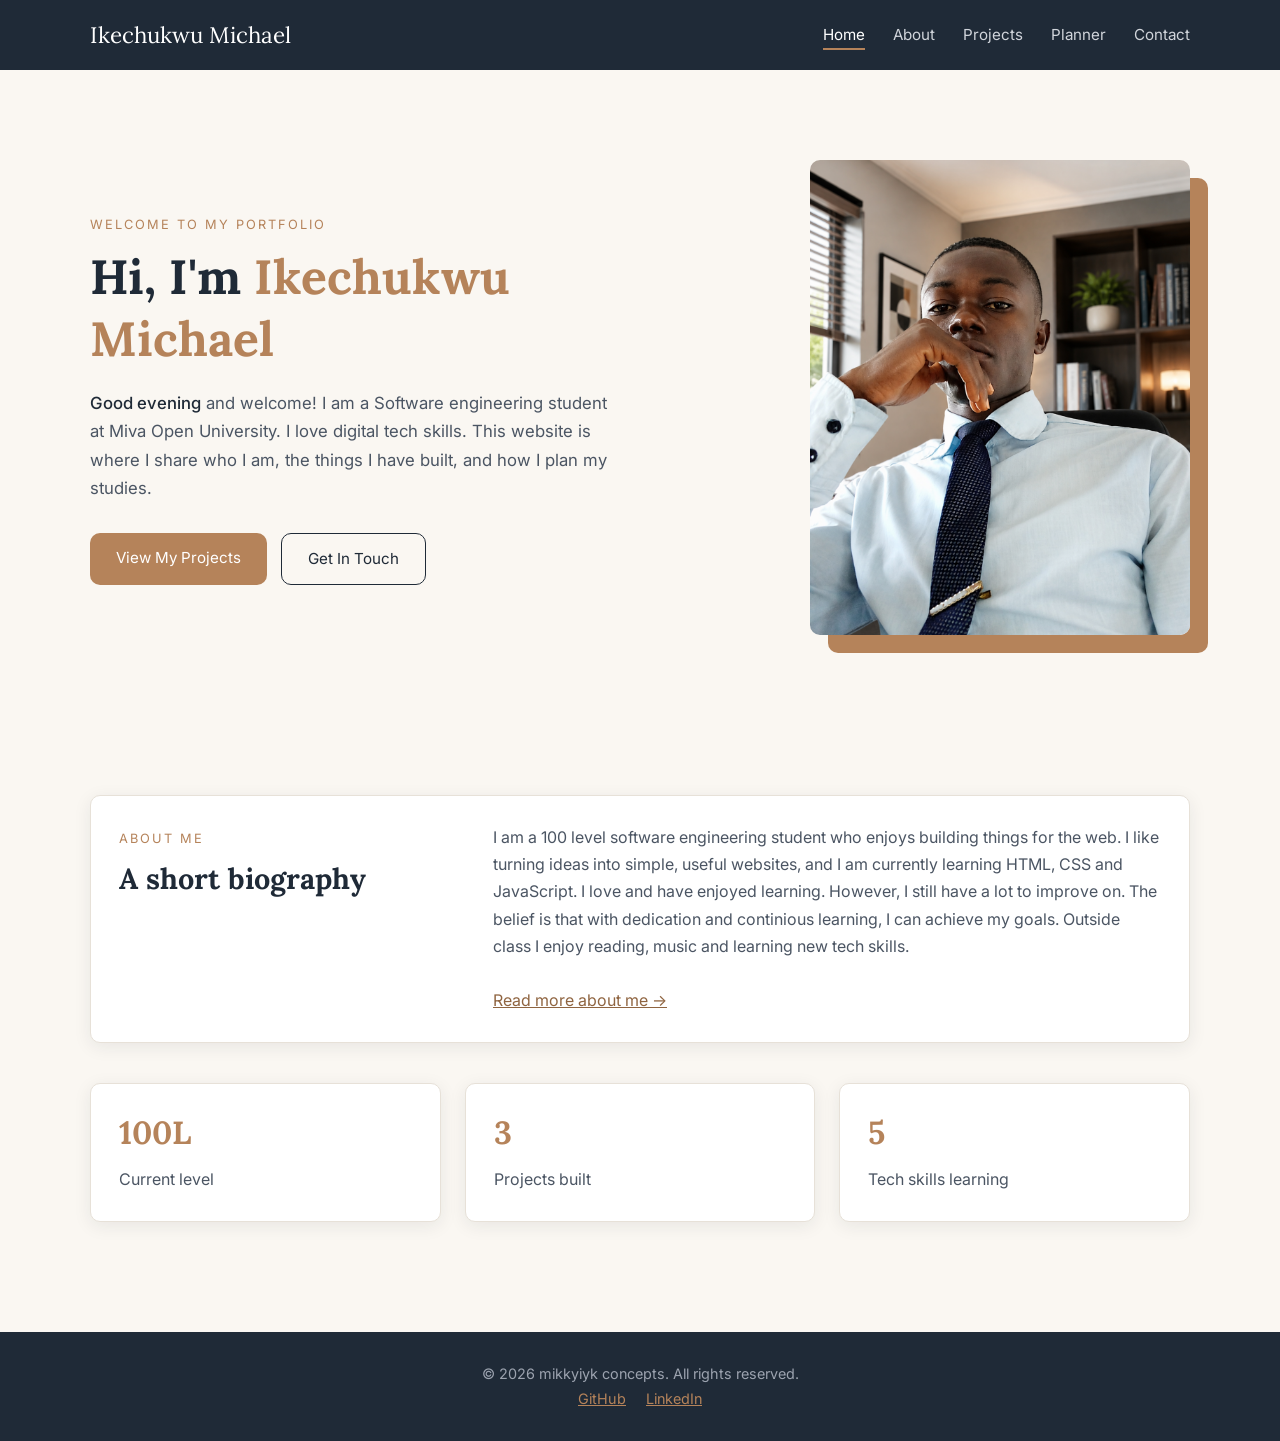
<file: index.html>
<!DOCTYPE html>
<html lang="en">
<head>
  <meta charset="UTF-8">

  <meta name="viewport" content="width=device-width, initial-scale=1.0">
  <link rel="icon" type="image/png" href="icon-bold.png">

  <!-- PAGE TITLE -->
  <title>Home | Ikechukwu Michael</title>

  <link rel="preconnect" href="https://fonts.googleapis.com">
  <link href="https://fonts.googleapis.com/css2?family=Inter:wght@400;500;600&family=Lora:wght@500;600&display=swap" rel="stylesheet">


  <link rel="stylesheet" href="css/style.css">
</head>
<body>

  <!-- =====================================================
       NAVIGATION MENU
       ===================================================== -->
  <header class="navbar">
    <nav class="container">
      <!-- I USED MY NAME AS LOGO -->
      <a href="index.html" class="logo">Ikechukwu Michael<span></span></a>

      <!-- The ☰ button only shows on phones -->
      <button class="menu-btn" id="menuBtn" aria-label="Open menu">☰</button>

      <ul class="nav-links" id="navLinks">
        <!-- class="active" underlines the page you are on -->
        <li><a href="index.html" class="active">Home</a></li>
        <li><a href="about.html">About</a></li>
        <li><a href="projects.html">Projects</a></li>
        <li><a href="planner.html">Planner</a></li>
        <li><a href="contact.html">Contact</a></li>
      </ul>
    </nav>
  </header>

  <main>

    <!-- HERO SECTION (top of the homepage)
         "Welcome message" -->

    <section class="hero">
      <div class="container">

        <div class="fade-up">
          <span class="label">Welcome to my portfolio</span>

          <!-- My name -->
          
          <h1>Hi, I'm <span>Ikechukwu Michael</span></h1>

          <!--Welcome message  -->
          <!-- The empty <span id="greeting"> gets filled by main.js with
               "Good morning", "Good afternoon" or "Good evening" -->
          <!-- EDIT ME: change the welcome text to your own words -->
          <p>
            <span id="greeting">Hello</span> and welcome! I am a Software engineering student
            at Miva Open University.  I love digital tech skills. This website is where I share who I am,
            the things I have built, and how I plan my studies.
          </p>

          <div class="hero-buttons">
            <a href="projects.html" class="btn">View My Projects</a>
            <a href="contact.html" class="btn btn-outline">Get In Touch</a>
          </div>
        </div>

        <!--THE PHOTO ON MY HOMEPAGE -->

        <div class="hero-photo fade-up">
          <img src="images/ike-2.png" alt="ike-2.png">
        </div>

      </div>
    </section>


    <!-- BRIEF BIOGRAPHY -->
         
    <section class="section">
      <div class="container">
        <div class="bio card">
          <div>
            <span class="label">About me</span>
            <h2 class="section-title">A short biography</h2>
          </div>

          <article>
            <!--  About me  -->
            <p>
              I am a 100 level software engineering student who enjoys building things
              for the web. I like turning ideas into simple, useful websites, and I
              am currently learning HTML, CSS and JavaScript. I love and have enjoyed learning. However, I still have a lot to improve on.
              The belief is that with dedication and continious learning, I can achieve my goals. Outside class I enjoy
              reading, music and learning new tech skills.
            </p>
            <br>
            <a href="about.html">Read more about me →</a>
          </article>
        </div>

        <!-- Three quick facts -->
        
        <div class="facts">
          <div class="card fact">
            <h3>100L</h3>
            <p>Current level</p>
          </div>
          <div class="card fact">
            <h3>3</h3>
            <p>Projects built</p>
          </div>
          <div class="card fact">
            <h3>5</h3>
            <p>Tech skills learning</p>
          </div>
        </div>
      </div>
    </section>

  </main>


  <!-- FOOTER -->

  <footer>
    <div class="container">
      <!--  This Section contains my links to github and linkedin -->
      <p>&copy; <!--<span id="year"></span>-->2026 mikkyiyk concepts. All rights reserved.</p>
      <p>
        <a href="https://github.com/mikkyiyk-a11y/Portfolio-web" target="_blank" rel="noopener noreferrer">GitHub</a>
        <a href="https://www.linkedin.com/in/ikechukwu-michaela4838244a" target="_blank" rel="noopener noreferrer">LinkedIn</a>
      </p>
    </div>
  </footer>

  <!-- JavaScript for the menu, greeting and footer year -->
  <script src="js/main.js"></script>
</body>
</html>
</file>
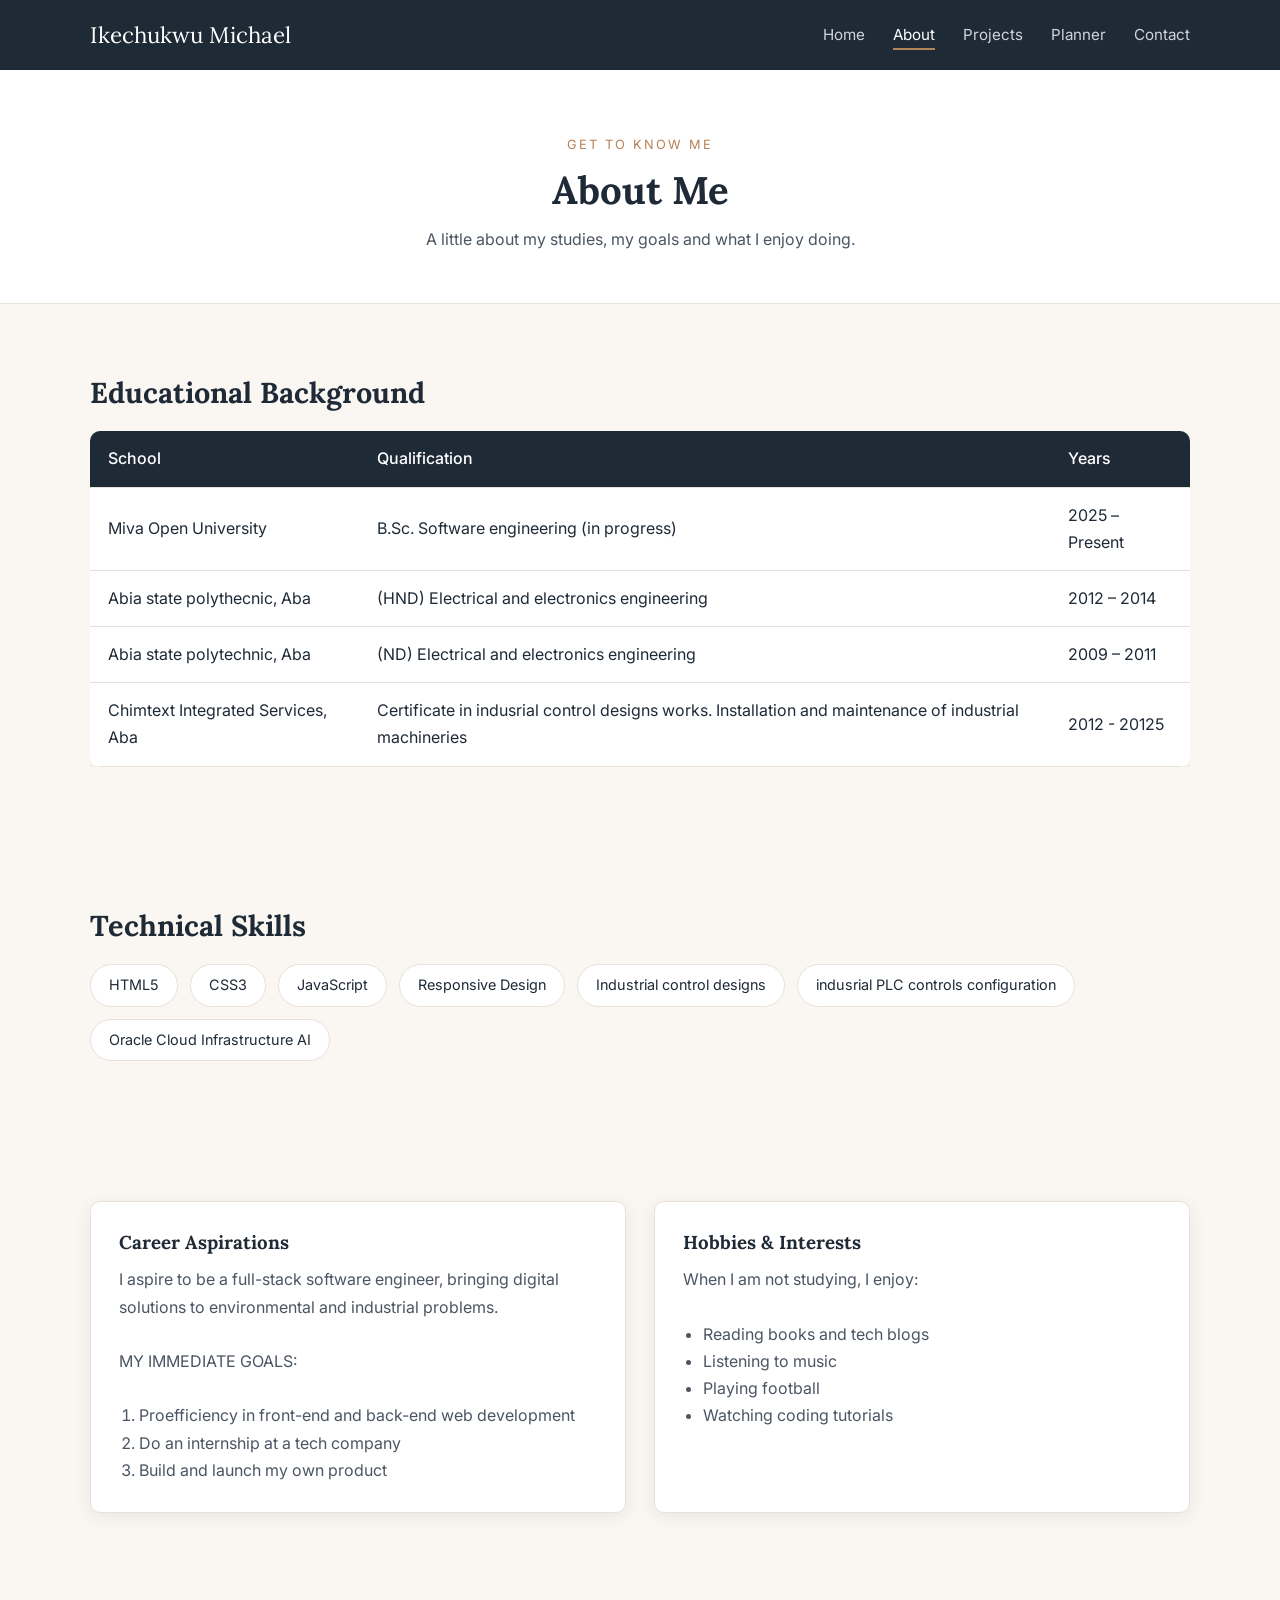
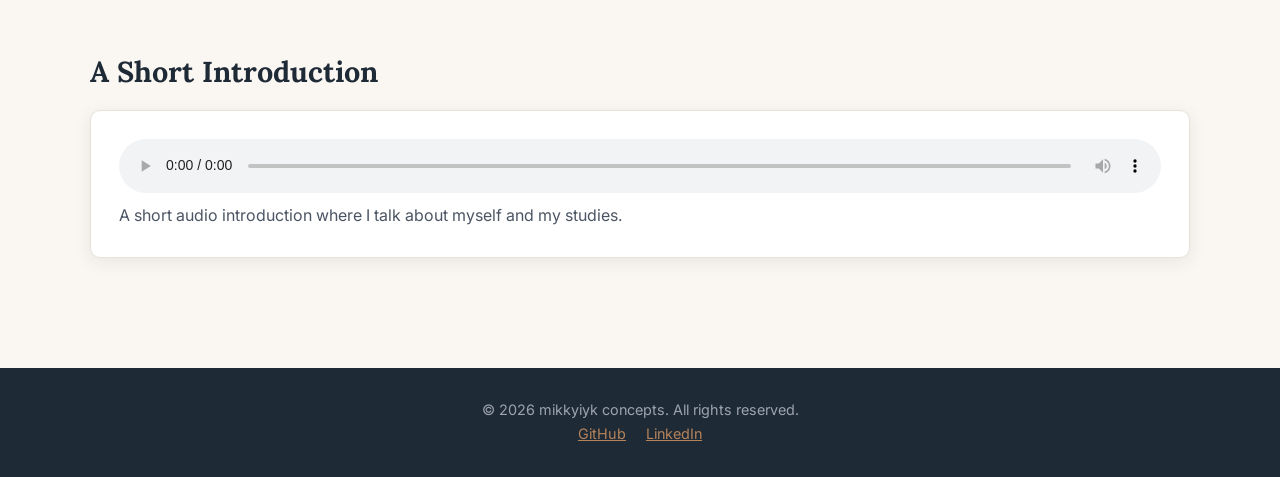
<file: about.html>
<!DOCTYPE html>
<html lang="en">
<head>
  <meta charset="UTF-8">
  <!--"Mobile-friendly interface" -->
  <meta name="viewport" content="width=device-width, initial-scale=1.0">
  <link rel="icon" type="image/png" href="images/icon-bold.png">
  <!-- PAGE TITLE -->
  <title>About |Ikechukwu Michael</title>
  <link rel="preconnect" href="https://fonts.googleapis.com">
  <link href="https://fonts.googleapis.com/css2?family=Inter:wght@400;500;600&family=Lora:wght@500;600&display=swap" rel="stylesheet">
  <!--"External CSS stylesheet" -->
  <link rel="stylesheet" href="css/style.css">
</head>
<body>

  <!-- NAVIGATION MENU (same on every page) -->
  <!-- "Hyperlinks" and "Lists" -->
  <header class="navbar">
    <nav class="container">
      <!-- LOGO SECTION -->
      <a href="index.html" class="logo">Ikechukwu Michael<span></span></a>
      <button class="menu-btn" id="menuBtn" aria-label="Open menu">☰</button>
      <ul class="nav-links" id="navLinks">
        <li><a href="index.html">Home</a></li>
        <li><a href="about.html" class="active">About</a></li>
        <li><a href="projects.html">Projects</a></li>
        <li><a href="planner.html">Planner</a></li>
        <li><a href="contact.html">Contact</a></li>
      </ul>
    </nav>
  </header>

  <main>

    <!-- Page title banner -->
    <section class="page-header">
      <div class="container fade-up">
        <span class="label">Get to know me</span>
        <h1>About Me</h1>
        <!-- one short line about yourself -->
        <p>A little about my studies, my goals and what I enjoy doing.</p>
      </div>
    </section>


    <!-- =====================================================
         EDUCATIONAL BACKGROUND
         "Educational background"
         "Tables" 
         ===================================================== -->
    <section class="section">
      <div class="container">
        <h2 class="section-title">Educational Background</h2>

        <div class="table-wrap">
          <table>
            <!-- <thead> = the heading row -->
            <thead>
              <tr>
                <th>School</th>
                <th>Qualification</th>
                <th>Years</th>
              </tr>
            </thead>

            <!-- <tbody> = the rows of information -->
            <!-- SCHOOLS I ATTENDED -->
            <tbody>
              <tr>
                <td>Miva Open University</td>
                <td>B.Sc. Software engineering (in progress)</td>
                <td>2025 – Present</td>
              </tr>
              <tr>
                <td>Abia state polythecnic, Aba</td>
                <td>(HND) Electrical and electronics engineering</td>
                <td>2012 – 2014</td>
              </tr>
              <tr>
                <td>Abia state polytechnic, Aba</td>
                <td>(ND) Electrical and electronics engineering</td>
                <td>2009 – 2011</td>

              <tr>
                <td>Chimtext Integrated Services, Aba</td>
                <td>Certificate in indusrial control designs works. Installation and maintenance of industrial machineries</td>
                <td>2012 - 20125</td>
              </tr>
            </tbody>
          </table>
        </div>
      </div>
    </section>


    <!-- =====================================================
         TECHNICAL SKILLS
         "Technical skills"
         "Lists" -> skills are in a <ul> list
         ===================================================== -->
    <section class="section">
      <div class="container">
        <h2 class="section-title">Technical Skills</h2>

        <!-- MY SKILLS -->
        <ul class="skills">
          <li>HTML5</li>
          <li>CSS3</li>
          <li>JavaScript</li>
          <li>Responsive Design</li>
          <li>Industrial control designs</li>
          <li>indusrial PLC controls configuration</li>
          <li>Oracle Cloud Infrastructure AI</li>
        </ul> 
      </div>
    </section>


    <!-- =====================================================
         CAREER ASPIRATIONS + HOBBIES (two boxes side by side)
         "Career aspirations"
         "Hobbies and interests"
         ===================================================== -->
    <section class="section">
      <div class="container two-col">

        <!-- "Career aspirations" -->
        <article class="card">
          <h3>Career Aspirations</h3>
          <!--  MY ASPIRATIONS -->
          <p>
            I aspire to be a full-stack software engineer, bringing digital solutions 
            to environmental and industrial problems.
           </p>
          
          <br>
          <p>MY IMMEDIATE GOALS:</p>
          <br>
          <!-- "Lists" -> ordered list <ol> -->
          <ol>
            <li>Proefficiency in front-end and back-end web development</li>
            <li>Do an internship at a tech company</li>
            <li>Build and launch my own product</li>
          </ol>
        </article>

        <!-- "My Hobbies and interests" -->
        <article class="card">
          <h3>Hobbies &amp; Interests</h3>
          <!--  my hobbies -->
          <p>When I am not studying, I enjoy:</p>
          <br>
          <!-- "Lists" -> unordered list <ul> -->
          <ul>
            <li>Reading books and tech blogs</li>
            <li>Listening to music</li>
            <li>Playing football</li>
            <li>Watching coding tutorials</li>
          </ul>
        </article>

      </div>
    </section>


    <!-- 
         AUDIO
         "Multimedia (video or audio)" -->
    <section class="section">
      <div class="container">
        <h2 class="section-title">A Short Introduction</h2>

        <div class="card audio-box">
          <!-- MY AUDIO IS HERE -->

          <audio controls>
            <source src="my journey1.m4a" type="audio/mp4">
          
          </audio>
          <br>
          <p>A short audio introduction where I talk about myself and my studies.</p>
        </div>
      </div>
    </section>

  </main>

  <footer>
    <div class="container">
      <!-- This Section contains my links to github and linkedin -->
      <p>&copy; <!--<span id="year"></span>-->2026 mikkyiyk concepts. All rights reserved.</p>
      <p>
        <a href="https://github.com/mikkyiyk-a11y/Portfolio-web" target="_blank" rel="noopener noreferrer">GitHub</a>
        <a href="https://www.linkedin.com/in/ikechukwu-michaela4838244a" target="_blank" rel="noopener noreferrer">LinkedIn</a>
      </p>
    </div>
  </footer>

  <script src="js/main.js"></script>
</body>
</html>
</file>
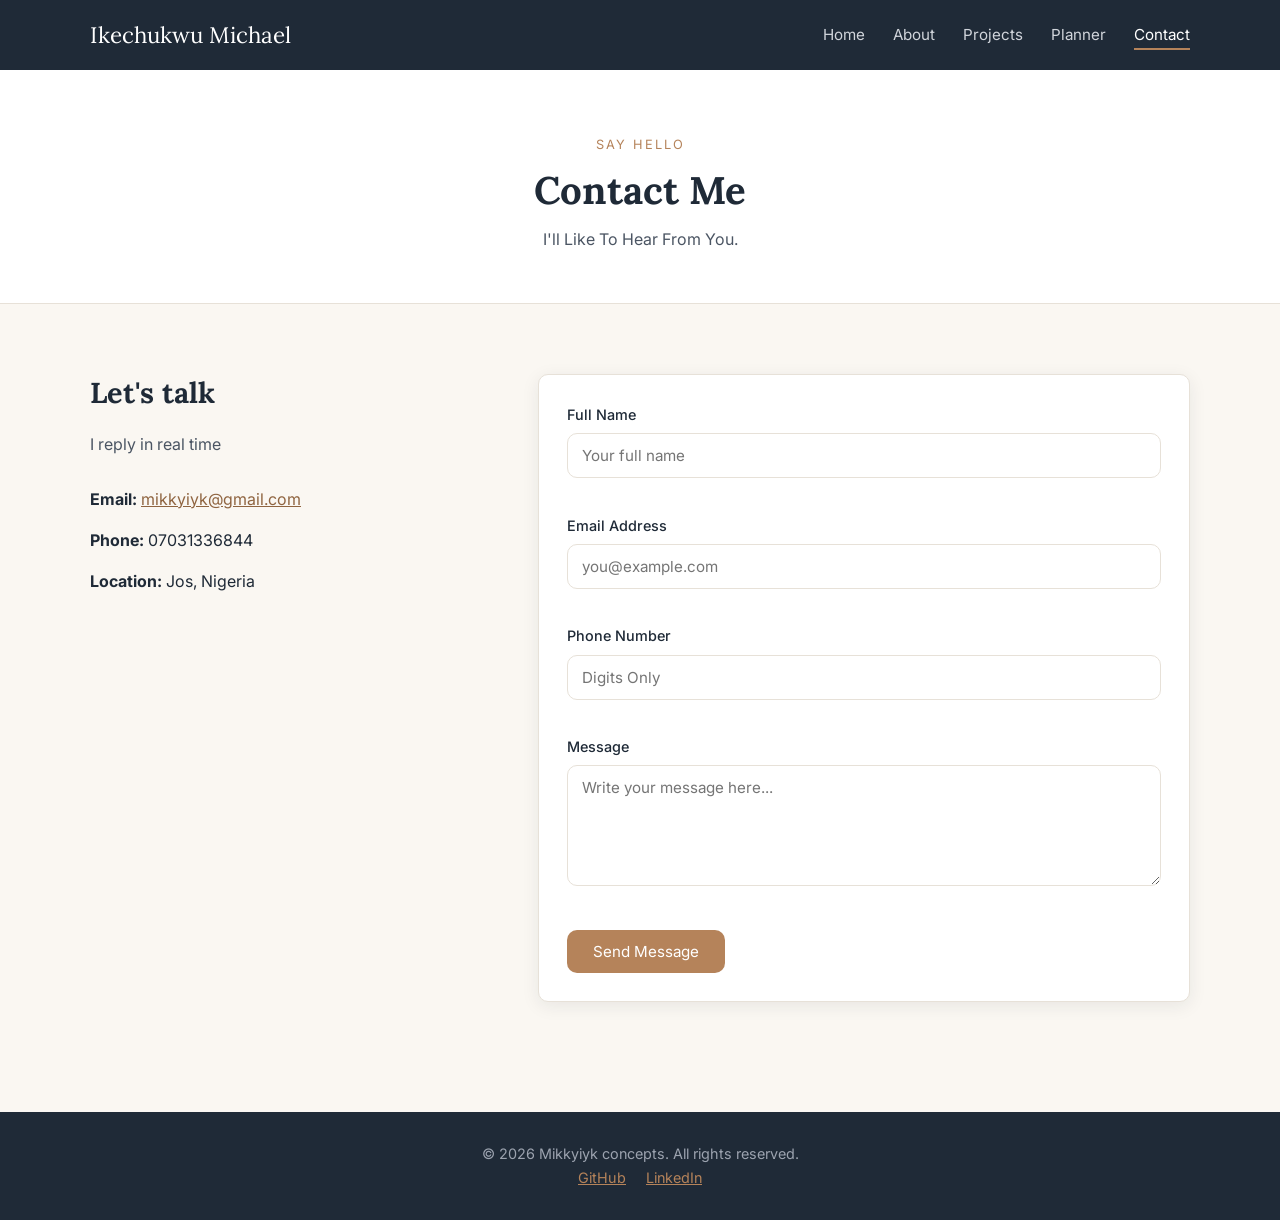
<file: contact.html>
<!DOCTYPE html>
<html lang="en">
<head>
  <meta charset="UTF-8">
  <!-- "Mobile-friendly interface" -->
  <meta name="viewport" content="width=device-width, initial-scale=1.0">
  <link rel="icon" type="image/png" href="images/icon-bold.png">
  <!-- PAGE TITTLE -->
  <title>Contact | IKechukwu Michael</title>
  <link rel="preconnect" href="https://fonts.googleapis.com">
  <link href="https://fonts.googleapis.com/css2?family=Inter:wght@400;500;600&family=Lora:wght@500;600&display=swap" rel="stylesheet">
  <!-- "External CSS stylesheet" -->
  <link rel="stylesheet" href="css/style.css">
</head>
<body>

  <!-- NAVIGATION MENU (same on every page) -->
  <header class="navbar">
    <nav class="container">
      <!-- LOGO SECCTION -->
      <a href="index.html" class="logo">Ikechukwu Michael<span></span></a>
      <button class="menu-btn" id="menuBtn" aria-label="Open menu">☰</button>
      <ul class="nav-links" id="navLinks">
        <li><a href="index.html">Home</a></li>
        <li><a href="about.html">About</a></li>
        <li><a href="projects.html">Projects</a></li>
        <li><a href="planner.html">Planner</a></li>
        <li><a href="contact.html" class="active">Contact</a></li>
      </ul>
    </nav>
  </header>

  <main>

    <section class="page-header">
      <div class="container fade-up">
        <span class="label">Say hello</span>
        <h1>Contact Me</h1>
        <p>I'll Like To Hear From You.</p>
      </div>
    </section>

    <section class="section">
      <div class="container contact-layout">

        <!-- Contact details on the left -->
        <aside>
          <h2 class="section-title">Let's talk</h2>
          <p>I reply in real time <time datetime=""></time></p>
          <br>
          <!-- My email, phone and location -->
          <ul class="contact-info">
            <li><strong>Email:</strong> <a href="mailto:youremail@example.com">mikkyiyk@gmail.com</a></li>
            <li><strong>Phone:</strong> 07031336844</li>
            <li><strong>Location:</strong> Jos, Nigeria</li>
          </ul>
        </aside>


        <!-- CONTACT FORM SECTION
             "Contact Page" form with Name, Email Address, Phone Number, Message
             "Forms"

             "novalidate" turns off the browser's own checking so that
             JavaScript (js/contact.js) does the validation instead. -->
        <div class="card">
          <!-- Green success box, hidden until the form is filled correctly -->
          <div class="success-msg" id="successMsg">
            Thank you! Your message has been sent.
          </div>

          <form id="contactForm" novalidate>

            <!-- NAME -->
            <div class="form-group">
              <label for="name">Full Name</label>
              <input type="text" id="name" placeholder="Your full name">
              <!-- JavaScript puts the error text inside this span -->
              <span class="error" id="nameError"></span>
            </div>
         
            <!-- EMAIL -->
            <div class="form-group">
              <label for="email">Email Address</label>
              <input type="email" id="email" placeholder="you@example.com">
              <span class="error" id="emailError"></span>
            </div>

            <!-- PHONE -->
            <div class="form-group">
              <label for="phone">Phone Number</label>
              <input type="tel" id="phone" placeholder="Digits Only">
              <span class="error" id="phoneError"></span>
            </div>

            <!-- MESSAGE -->
            <div class="form-group">
              <label for="message">Message</label>
              <textarea id="message" rows="5" placeholder="Write your message here..."></textarea>
              <span class="error" id="messageError"></span>
            </div>

            <button type="submit" class="btn">Send Message</button>
          </form>
        </div>

      </div>
    </section>

  </main>

  <footer>
    <div class="container">
      <!--  This Section contains my links to github and linkedin -->
      <p>&copy; <!--<span id="year"></span>-->2026 Mikkyiyk concepts. All rights reserved.</p>
      <p>
        <a href="https://github.com/mikkyiyk-a11y/Portfolio-web" target="_blank" rel="noopener noreferrer">GitHub</a>
        <a href="https://www.linkedin.com/in/ikechukwu-michaela4838244a" target="_blank" rel="noopener noreferrer">LinkedIn</a>
      </p>
    </div>
  </footer>

  <script src="js/main.js"></script>
  <!--  Having JavaScript here ensures real-time execution of codes. -->
  <script src="js/contact.js"></script>
</body>
</html>
</file>
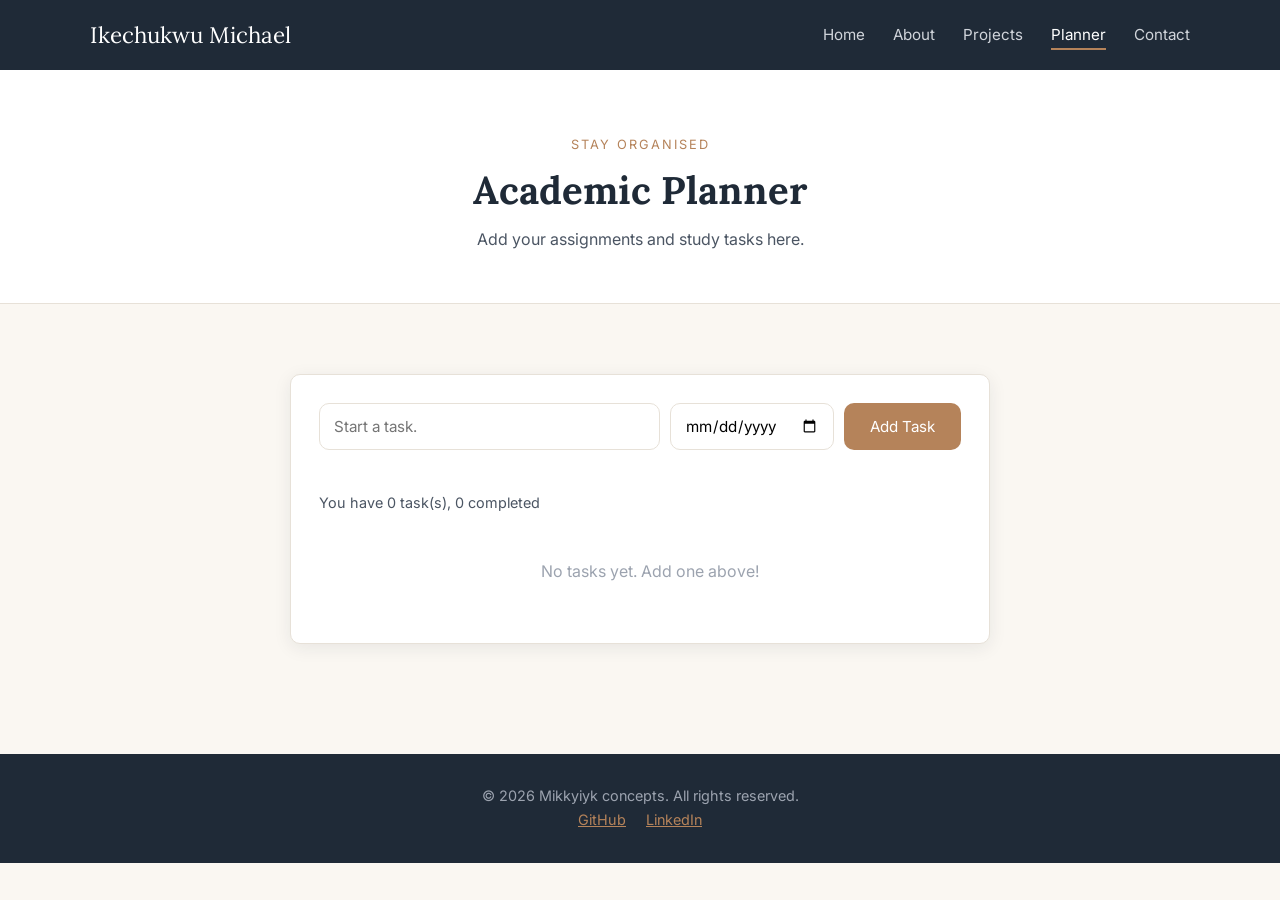
<file: planner.html>
<!DOCTYPE html>
<html lang="en">
<head>
  <meta charset="UTF-8">
  <!-- "Mobile-friendly section" -->
  <meta name="viewport" content="width=device-width, initial-scale=1.0">
  <link rel="icon" type="image/png" href="images/icon-bold.png">
  <!--PAGE TITTLE -->
  <title>Academic Planner | Ikechukwu Michael</title>
  <link rel="preconnect" href="https://fonts.googleapis.com">
  <link href="https://fonts.googleapis.com/css2?family=Inter:wght@400;500;600&family=Lora:wght@500;600&display=swap" rel="stylesheet">
  <!-- "External CSS stylesheet" -->
  <link rel="stylesheet" href="css/style.css">
</head>
<body>

  <!-- NAVIGATION MENU (same on every page) -->
  <header class="navbar">
    <nav class="container">
      <!-- Logo Section -->
      <a href="index.html" class="logo">Ikechukwu Michael<span></span></a>
      <button class="menu-btn" id="menuBtn" aria-label="Open menu">☰</button>
      <ul class="nav-links" id="navLinks">
        <li><a href="index.html">Home</a></li>
        <li><a href="about.html">About</a></li>
        <li><a href="projects.html">Projects</a></li>
        <li><a href="planner.html" class="active">Planner</a></li>
        <li><a href="contact.html">Contact</a></li>
      </ul>
    </nav>
  </header>

  <main>

    <section class="page-header">
      <div class="container fade-up">
        <span class="label">Stay organised</span>
        <h1>Academic Planner</h1>
        <p>Add your assignments and study tasks here.</p>
      </div>
    </section>


    <!-- =====================================================
         ACADEMIC PLANNER SECTION
          "Academic Planner Page"
          "Interactive task management system"
           The add-task form

         All the working parts are in js/planner.js
         - Add tasks          -> the form below
         - Mark as completed  -> the checkbox on each task
         - Delete tasks       -> the Delete button on each task
         ===================================================== -->
    <section class="section">
      <div class="container planner">
        <div class="card">

          <!-- The form to ADD a task -->
          <form class="task-form" id="taskForm">
            <input type="text" id="taskInput" placeholder="Start a task.">
            <input type="date" id="taskDate">
            <button type="submit" class="btn">Add Task</button>
          </form>

          <!-- Error message if the box is empty (planner.js fills it in) -->
          <span class="error" id="taskError"></span>

          <!--"Dynamic content updates"
               This line changes every time you add, tick or delete a task -->
          <p class="task-count" id="taskCount">You have 0 tasks</p>

          <!--Task "Lists"
               This list starts EMPTY. With planner.js I creates a new <li>
               inside it for every task you add. -->
          <ul id="taskList"></ul>

        </div>
      </div>
    </section>

  </main>

  <footer>
    <div class="container">
      <!--This Section contains my links to github and linkedin -->
      <p>&copy; <!--<span id="year"></span>-->2026 Mikkyiyk concepts. All rights reserved.</p>
      <p>
        <a href="https://github.com/mikkyiyk-a11y/Portfolio-web" target="_blank" rel="noopener noreferrer">GitHub</a>
        <a href="https://www.linkedin.com/in/ikechukwu-michaela4838244a" target="_blank" rel="noopener noreferrer">LinkedIn</a>
      </p>
    </div>
  </footer>

  <script src="js/main.js"></script>
  <!--  Having JavaScript here ensures real-time execution of codes. -->
  <script src="js/planner.js"></script>
</body>
</html>
</file>
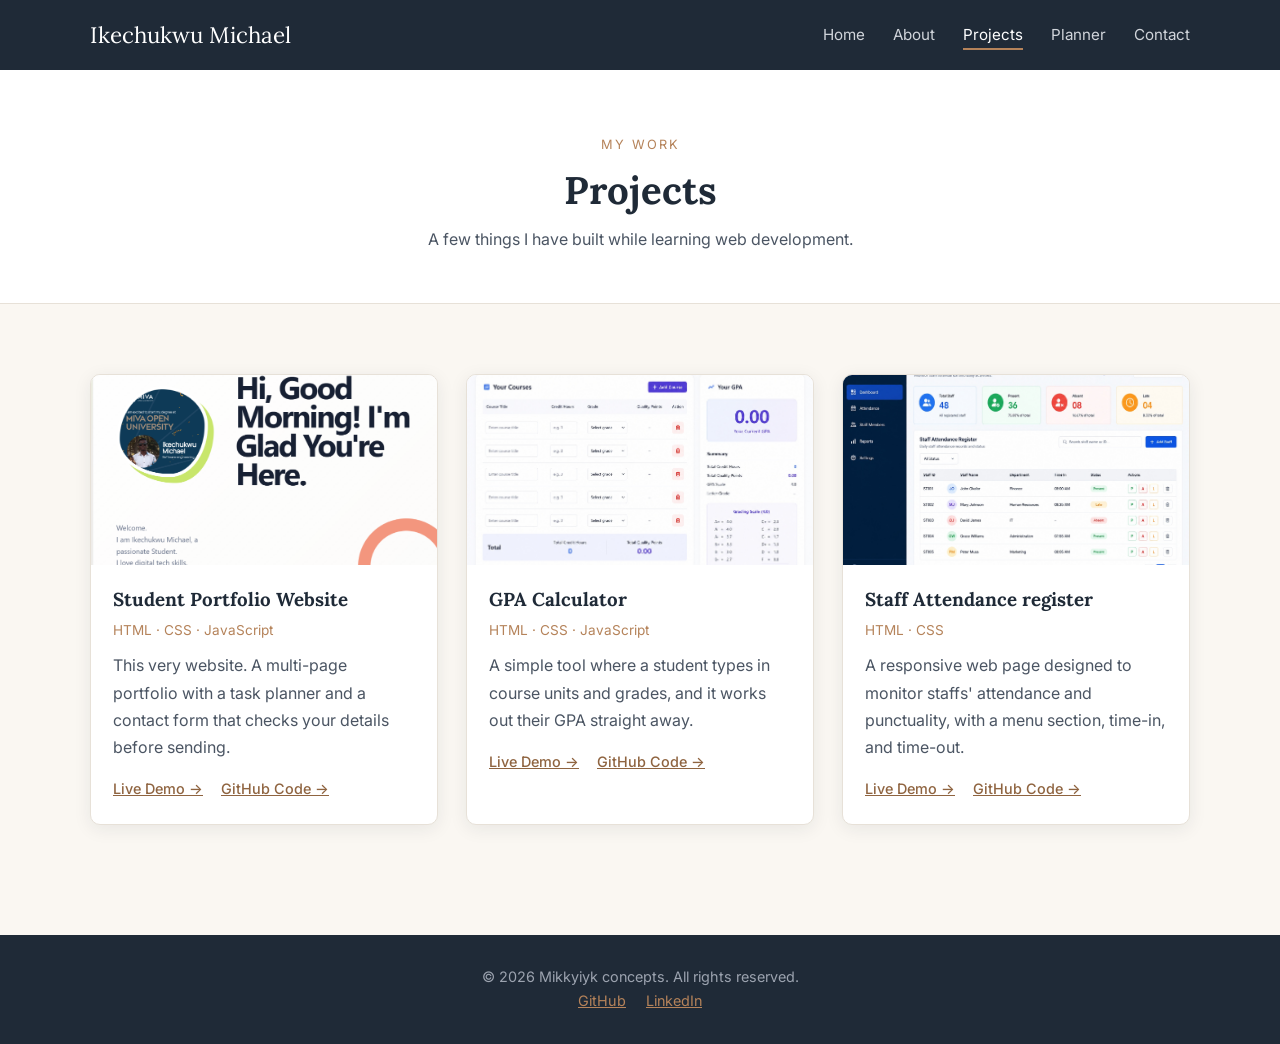
<file: projects.html>
<!DOCTYPE html>
<html lang="en">
<head>
  <meta charset="UTF-8">
  <!-- "Mobile-friendly interface" -->
  <meta name="viewport" content="width=device-width, initial-scale=1.0">
  <link rel="icon" type="image/png" href="images/icon-bold.png">
  <!-- PAGE TITTLE -->
  <title>Projects | Ikechukwu Michael</title>
  <link rel="preconnect" href="https://fonts.googleapis.com">
  <link href="https://fonts.googleapis.com/css2?family=Inter:wght@400;500;600&family=Lora:wght@500;600&display=swap" rel="stylesheet">
  <!-- "External CSS stylesheet" -->
  <link rel="stylesheet" href="css/style.css">
</head>
<body>

  <!-- NAVIGATION MENU (same on every page) -->
  <header class="navbar">
    <nav class="container">
      <!-- LOGO SECTION -->
      <a href="index.html" class="logo">Ikechukwu Michael<span></span></a>
      <button class="menu-btn" id="menuBtn" aria-label="Open menu">☰</button>
      <ul class="nav-links" id="navLinks">
        <li><a href="index.html">Home</a></li>
        <li><a href="about.html">About</a></li>
        <li><a href="projects.html" class="active">Projects</a></li>
        <li><a href="planner.html">Planner</a></li>
        <li><a href="contact.html">Contact</a></li>
      </ul>
    </nav>
  </header>

  <main>

    <section class="page-header">
      <div class="container fade-up">
        <span class="label">My work</span>
        <h1>Projects</h1>
        <p>A few things I have built while learning web development.</p>
      </div>
    </section>


    <!--PROJECT CARDS -->

    <section class="section">
      <div class="container projects-grid">

        <!-- ================= PROJECT 1 ================= -->
        <article class="project">
          <!-- SCREENSHOT OF MY PROJECTS GOES HERE -->

          <img src="images/hp.png" alt="hp.png">

          <div class="project-body">
            <!-- project name, tools and description -->
            <h3>Student Portfolio Website</h3>
            <p class="tools">HTML · CSS · JavaScript</p>
            <p>
              This very website. A multi-page portfolio with a task planner
              and a contact form that checks your details before sending.
            </p>
            <!-- project links -->
            <div class="project-links">
              <a href="#" target="_blank">Live Demo →</a>
              <a href="#" target="_blank">GitHub Code →</a>
            </div>
          </div>
        </article>

        <!-- ================= PROJECT 2 ================= -->
        <article class="project">
          <!-- SCREENSHOT GOES HERE -->
          <img src="images/gpa2.jpg" alt="gpa2.jpg">

          <div class="project-body">
            <h3>GPA Calculator</h3>
            <p class="tools">HTML · CSS · JavaScript</p>
            <p>
              A simple tool where a student types in course units and grades,
              and it works out their GPA straight away.
            </p>
            <div class="project-links">
              <a href="#" target="_blank">Live Demo →</a>
              <a href="#" target="_blank">GitHub Code →</a>
            </div>
          </div>
        </article>

        <!-- ================= PROJECT 3 ================= -->
        <article class="project">
          <!--  SCREENSHOT GOES HERE -->
          <img src="images/atte2.jpg" alt="atte2.jpg">

          <div class="project-body">
            <h3>Staff Attendance register</h3>
            <p class="tools">HTML · CSS</p>
            <p>
              A responsive web page designed to monitor staffs' attendance and punctuality, with a
              menu section, time-in, and time-out.
            </p>
            <div class="project-links">
              <a href="#" target="_blank">Live Demo →</a>
              <a href="#" target="_blank">GitHub Code →</a>
            </div>
          </div>
        </article>

      </div>
    </section>

  </main>

  <footer>
    <div class="container">
      <!-- This Section contains my links to github and linkedin -->
      <p>&copy; <!--<span id="year"></span>-->2026 Mikkyiyk concepts. All rights reserved.</p>
      <p>
        <a href="https://github.com/mikkyiyk-a11y/Portfolio-web" target="_blank" rel="noopener noreferrer">GitHub</a>
        <a href="https://www.linkedin.com/in/ikechukwu-michaela4838244a" target="_blank" rel="noopener noreferrer">LinkedIn</a>
      </p>
    </div>
  </footer>

  <script src="js/main.js"></script>
</body>
</html>
</file>
<file: css/style.css>
/* =========================================================
   STYLE.CSS - the one stylesheet for the whole website

   PDF REQUIREMENT: "External CSS stylesheet"
   -> Every page links to this file with:
      <link rel="stylesheet" href="css/style.css">
      so there is no CSS written inside the HTML pages.

   HOW THIS FILE IS ARRANGED (scroll down in this order):
     1. Colours and fonts (the colour scheme)
     2. Basic reset and page setup
     3. Navigation bar
     4. Buttons
     5. Page sections and headings
     6. Homepage (hero)
     7. About page
     8. Projects page
     9. Planner page
    10. Contact page
    11. Footer
    12. Animations
    13. Responsive / mobile styles

   TIP: search for "PDF REQUIREMENT" to see every requirement
        that has been met in this file.
   ========================================================= */


/* =========================================================
   1. COLOURS AND FONTS

   PDF REQUIREMENT: "Consistent colour scheme"
   -> All the colours used on the site are saved here ONCE as
      variables. Every other rule uses var(--name) so the whole
      site always matches.

   EDIT ME: want different colours? Change them here and the
            whole website updates.
   ========================================================= */
:root {
  --ink: #1f2a37;          /* dark navy - main text and nav bar */
  --ink-soft: #4b5563;     /* grey - paragraphs */
  --cream: #faf7f2;        /* warm off-white - page background */
  --white: #ffffff;        /* cards and boxes */
  --accent: #b5835a;       /* warm bronze - buttons and highlights */
  --accent-dark: #8f6440;  /* darker bronze - button hover */
  --line: #e7e1d8;         /* soft borders */
  --success: #3f7d5c;      /* green - completed tasks, success messages */
  --error: #b54848;        /* red - error messages, delete button */

  --heading-font: "Lora", Georgia, serif;       /* elegant serif for titles */
  --body-font: "Inter", Arial, sans-serif;      /* clean font for text */

  --radius: 10px;                                 /* rounded corners */
  --shadow: 0 4px 18px rgba(31, 42, 55, 0.08);    /* soft shadow on cards */
}


/* =========================================================
   2. BASIC RESET AND PAGE SETUP
   ========================================================= */

/* Make padding and borders part of an element's width (easier sizing) */
* {
  margin: 0;
  padding: 0;
  box-sizing: border-box;
}

body {
  font-family: var(--body-font);
  background-color: var(--cream);
  color: var(--ink);
  line-height: 1.7;
}

/* PDF REQUIREMENT: "Responsive design" (part 1)
   -> Images never grow wider than their box, so they shrink on small screens */
img,
video {
  max-width: 100%;
  display: block;
}

h1,
h2,
h3 {
  font-family: var(--heading-font);
  line-height: 1.3;
  color: var(--ink);
}

p {
  color: var(--ink-soft);
}

a {
  color: var(--accent-dark);
}

/* Keeps content in the middle of the page with space on the sides */
.container {
  width: 90%;
  max-width: 1100px;
  margin: 0 auto;
}


/* =========================================================
   3. NAVIGATION BAR

   PDF REQUIREMENT: "Navigation styling"
   -> The menu at the top of every page is styled here.

   PDF REQUIREMENT: "Flexbox" (used here)
   -> display: flex puts the logo on the left and the links on
      the right, in one neat row.
   ========================================================= */
.navbar {
  background-color: var(--ink);
  position: sticky;      /* the nav stays at the top when you scroll */
  top: 0;
  z-index: 100;          /* keeps the nav above everything else */
}

.navbar .container {
  display: flex;                    /* FLEXBOX */
  justify-content: space-between;   /* logo left, links right */
  align-items: center;              /* centres them up and down */
  padding: 16px 0;
}

/* The name / logo on the left of the nav */
.logo {
  font-family: var(--heading-font);
  font-size: 1.4rem;
  color: var(--white);
  text-decoration: none;
}

.logo span {
  color: var(--accent);   /* makes the dot after the name bronze */
}

/* The list of links */
.nav-links {
  display: flex;      /* FLEXBOX - puts the links side by side */
  gap: 28px;          /* space between each link */
  list-style: none;   /* removes the bullet points */
}

.nav-links a {
  color: #d1d5db;
  text-decoration: none;
  font-size: 0.95rem;
  padding-bottom: 4px;
  border-bottom: 2px solid transparent;

  /* PDF REQUIREMENT: "Animations or transitions"
     -> the colour and underline fade in smoothly on hover */
  transition: color 0.3s ease, border-color 0.3s ease;
}

/* When you hover over a link, or it is the page you are on */
.nav-links a:hover,
.nav-links a.active {
  color: var(--white);
  border-bottom-color: var(--accent);
}

/* The "☰" menu button - hidden on big screens, shown on phones
   (see section 13 at the bottom) */
.menu-btn {
  display: none;
  background: none;
  border: none;
  color: var(--white);
  font-size: 1.6rem;
  cursor: pointer;
}


/* =========================================================
   4. BUTTONS
   ========================================================= */
.btn {
  display: inline-block;
  background-color: var(--accent);
  color: var(--white);
  padding: 12px 26px;
  border: none;
  border-radius: var(--radius);
  font-family: var(--body-font);
  font-size: 0.95rem;
  text-decoration: none;
  cursor: pointer;

  /* PDF REQUIREMENT: "Animations or transitions"
     -> the button smoothly changes colour and lifts up on hover */
  transition: background-color 0.3s ease, transform 0.3s ease;
}

.btn:hover {
  background-color: var(--accent-dark);
  transform: translateY(-2px);   /* lifts the button up by 2px */
}

/* A second button style with just an outline */
.btn-outline {
  background-color: transparent;
  color: var(--ink);
  border: 1px solid var(--ink);
}

.btn-outline:hover {
  background-color: var(--ink);
  color: var(--white);
}


/* =========================================================
   5. PAGE SECTIONS AND HEADINGS
   ========================================================= */
.section {
  padding: 70px 0;
}

/* The banner at the top of the inside pages (About, Projects...) */
.page-header {
  background-color: var(--white);
  border-bottom: 1px solid var(--line);
  padding: 60px 0 50px;
  text-align: center;
}

.page-header h1 {
  font-size: 2.4rem;
}

.page-header p {
  max-width: 560px;
  margin: 10px auto 0;
}

/* Small bronze label above headings, e.g. "WELCOME" */
.label {
  display: inline-block;
  font-size: 0.8rem;
  letter-spacing: 2px;
  text-transform: uppercase;
  color: var(--accent);
  margin-bottom: 10px;
}

.section-title {
  font-size: 1.8rem;
  margin-bottom: 20px;
}

/* A white box used all over the site */
.card {
  background-color: var(--white);
  border: 1px solid var(--line);
  border-radius: var(--radius);
  padding: 28px;
  box-shadow: var(--shadow);
}


/* =========================================================
   6. HOMEPAGE (HERO)

   PDF REQUIREMENT: "Professional-looking layout" (homepage)
   PDF REQUIREMENT: "CSS Grid" (used here)
   -> The hero is split into 2 columns: text on the left,
      photo on the right.
   ========================================================= */
.hero {
  padding: 90px 0;
}

.hero .container {
  display: grid;                      /* CSS GRID */
  grid-template-columns: 1.2fr 1fr;   /* left column a bit wider */
  gap: 60px;
  align-items: center;
}

.hero h1 {
  font-size: 3rem;
  margin-bottom: 18px;
}

.hero h1 span {
  color: var(--accent);   /* colours your name bronze */
}

.hero p {
  font-size: 1.05rem;
  margin-bottom: 30px;
  max-width: 520px;
}

/* The greeting like "Good morning" that JavaScript fills in */
#greeting {
  font-weight: 500;
  color: var(--ink);
}

.hero-buttons {
  display: flex;   /* FLEXBOX - buttons side by side */
  gap: 14px;
  flex-wrap: wrap;
}

/* The profile photo frame */
.hero-photo img {
  width: 100%;
  max-width: 380px;
  aspect-ratio: 4 / 5;     /* keeps the photo a portrait shape */
  object-fit: cover;       /* crops the photo neatly, no stretching */
  border-radius: var(--radius);
  box-shadow: 18px 18px 0 var(--accent);  /* the bronze block behind the photo */
  margin-left: auto;
}

/* Brief biography box on the homepage */
.bio {
  display: grid;                    /* CSS GRID */
  grid-template-columns: 1fr 2fr;   /* title on left, text on right */
  gap: 40px;
}

/* The three "quick facts" boxes under the bio */
.facts {
  display: grid;                           /* CSS GRID */
  grid-template-columns: repeat(3, 1fr);   /* three equal columns */
  gap: 24px;
  margin-top: 40px;
}

.fact h3 {
  font-size: 2rem;
  color: var(--accent);
}


/* =========================================================
   7. ABOUT PAGE
   ========================================================= */

/* Two boxes side by side (e.g. Career + Hobbies) */
.two-col {
  display: grid;                    /* CSS GRID */
  grid-template-columns: 1fr 1fr;
  gap: 28px;
}

/* PDF REQUIREMENT: "Tables" (styling for the education table) */
table {
  width: 100%;
  border-collapse: collapse;   /* removes double borders */
  background-color: var(--white);
  border-radius: var(--radius);
  overflow: hidden;
  box-shadow: var(--shadow);
}

th,
td {
  padding: 14px 18px;
  text-align: left;
  border-bottom: 1px solid var(--line);
}

th {
  background-color: var(--ink);
  color: var(--white);
  font-weight: 500;
}

/* Lets the table scroll sideways on small phones instead of breaking */
.table-wrap {
  overflow-x: auto;
}

/* Skill tags like "HTML", "CSS" */
.skills {
  display: flex;      /* FLEXBOX */
  flex-wrap: wrap;    /* moves tags to a new line when there is no space */
  gap: 12px;
  list-style: none;
}

.skills li {
  background-color: var(--white);
  border: 1px solid var(--line);
  padding: 8px 18px;
  border-radius: 50px;
  font-size: 0.9rem;
  transition: background-color 0.3s ease, color 0.3s ease;  /* TRANSITION */
}

.skills li:hover {
  background-color: var(--accent);
  color: var(--white);
}

/* Normal bullet lists (ul) and numbered lists (ol) inside cards */
.card ul,
.card ol {
  padding-left: 20px;
  color: var(--ink-soft);
}

.card h3 {
  margin-bottom: 12px;
}

/* The audio box */
.audio-box audio {
  width: 100%;
}


/* =========================================================
   8. PROJECTS PAGE

   PDF REQUIREMENT: "CSS Grid" (project cards)
   -> auto-fit makes 3 cards in a row on laptops, and fewer on
      smaller screens, all by itself.
   ========================================================= */
.projects-grid {
  display: grid;
  grid-template-columns: repeat(auto-fit, minmax(280px, 1fr));
  gap: 28px;
}

.project {
  background-color: var(--white);
  border: 1px solid var(--line);
  border-radius: var(--radius);
  overflow: hidden;
  box-shadow: var(--shadow);

  /* PDF REQUIREMENT: "Animations or transitions"
     -> the card lifts up when you hover over it */
  transition: transform 0.3s ease, box-shadow 0.3s ease;
}

.project:hover {
  transform: translateY(-6px);
  box-shadow: 0 12px 28px rgba(31, 42, 55, 0.14);
}

.project img {
  width: 100%;
  height: 190px;
  object-fit: cover;
}

.project-body {
  padding: 22px;
}

.project-body h3 {
  margin-bottom: 8px;
}

/* The little "HTML · CSS" text under each project */
.tools {
  font-size: 0.85rem;
  color: var(--accent);
  margin-bottom: 10px;
}

.project-links {
  display: flex;   /* FLEXBOX */
  gap: 18px;
  margin-top: 16px;
}

.project-links a {
  font-size: 0.9rem;
  font-weight: 500;
}


/* =========================================================
   9. PLANNER PAGE
   ========================================================= */
.planner {
  max-width: 700px;
  margin: 0 auto;
}

/* The row with the input box, date and "Add" button */
.task-form {
  display: flex;   /* FLEXBOX */
  gap: 10px;
  flex-wrap: wrap;
  margin-bottom: 10px;
}

.task-form input[type="text"] {
  flex: 1;          /* text box takes up all the spare space */
  min-width: 200px;
}

/* "You have 3 tasks, 1 completed" line */
.task-count {
  font-size: 0.9rem;
  margin: 18px 0 12px;
}

/* The list of tasks */
#taskList {
  list-style: none;
}

/* One task row */
.task {
  display: flex;   /* FLEXBOX - checkbox, text and button in a row */
  align-items: center;
  gap: 14px;
  background-color: var(--white);
  border: 1px solid var(--line);
  border-radius: var(--radius);
  padding: 14px 18px;
  margin-bottom: 10px;

  /* PDF REQUIREMENT: "Animations" -> each new task slides in
     (the slideIn animation is written in section 12) */
  animation: slideIn 0.35s ease;
}

.task input[type="checkbox"] {
  width: 18px;
  height: 18px;
  accent-color: var(--success);
  cursor: pointer;
}

.task-text {
  flex: 1;   /* text takes the spare space so the button sits on the right */
}

.task-date {
  font-size: 0.8rem;
  color: var(--accent);
}

/* JavaScript adds the class "done" when a task is ticked */
.task.done .task-text {
  text-decoration: line-through;
  color: #9ca3af;
}

.task.done {
  border-left: 4px solid var(--success);
}

.delete-btn {
  background: none;
  border: 1px solid var(--line);
  color: var(--error);
  padding: 6px 12px;
  border-radius: 6px;
  cursor: pointer;
  transition: background-color 0.3s ease, color 0.3s ease;  /* TRANSITION */
}

.delete-btn:hover {
  background-color: var(--error);
  color: var(--white);
}

/* Shown when there are no tasks */
.empty-msg {
  text-align: center;
  padding: 30px;
  color: #9ca3af;
}


/* =========================================================
   10. CONTACT PAGE (and all form boxes)
   ========================================================= */
.contact-layout {
  display: grid;                    /* CSS GRID */
  grid-template-columns: 1fr 1.6fr;
  gap: 40px;
}

.contact-info li {
  list-style: none;
  margin-bottom: 14px;
}

.form-group {
  margin-bottom: 18px;
}

label {
  display: block;
  font-size: 0.9rem;
  font-weight: 500;
  margin-bottom: 6px;
}

input,
textarea {
  width: 100%;
  padding: 12px 14px;
  border: 1px solid var(--line);
  border-radius: var(--radius);
  font-family: var(--body-font);
  font-size: 0.95rem;
  background-color: var(--white);
  transition: border-color 0.3s ease;   /* TRANSITION */
}

/* The task form inputs should not be full width */
.task-form input {
  width: auto;
}

input:focus,
textarea:focus {
  outline: none;
  border-color: var(--accent);
}

/* JavaScript adds the class "invalid" to a box that has an error */
input.invalid,
textarea.invalid {
  border-color: var(--error);
}

/* The small red error text under each box (JavaScript fills it in) */
.error {
  display: block;
  color: var(--error);
  font-size: 0.82rem;
  margin-top: 4px;
  min-height: 1em;
}

/* The green "message sent" box */
.success-msg {
  display: none;    /* hidden until JavaScript shows it */
  background-color: #e8f3ec;
  color: var(--success);
  padding: 14px;
  border-radius: var(--radius);
  margin-bottom: 18px;
}

/* =========================================================
   11. FOOTER
   ========================================================= */
footer {
  background-color: var(--ink);
  color: #9ca3af;
  text-align: center;
  padding: 30px 0;
  margin-top: 40px;
  font-size: 0.9rem;
}

footer p {
  color: #9ca3af;
}

footer a {
  color: var(--accent);
  margin: 0 8px;
}


/* =========================================================
   12. ANIMATIONS

   PDF REQUIREMENT: "Animations or transitions"
   -> @keyframes creates an animation we can reuse.
   ========================================================= */

/* Fades a thing in while moving it up a little */
@keyframes fadeUp {
  from {
    opacity: 0;
    transform: translateY(20px);
  }
  to {
    opacity: 1;
    transform: translateY(0);
  }
}

/* Slides a new task in from the left */
@keyframes slideIn {
  from {
    opacity: 0;
    transform: translateX(-15px);
  }
  to {
    opacity: 1;
    transform: translateX(0);
  }
}

/* Add class="fade-up" to anything in the HTML to animate it */
.fade-up {
  animation: fadeUp 0.8s ease both;
}


/* =========================================================
   13. RESPONSIVE / MOBILE STYLES

   PDF REQUIREMENT: "Responsive design"
   PDF REQUIREMENT: "Mobile-friendly interface"
   -> @media rules change the layout on smaller screens.
      Two-column layouts become one column, and the nav
      turns into a "☰" menu button.
   ========================================================= */

/* Tablets and small laptops (900px wide or less) */
@media (max-width: 900px) {
  .hero .container,
  .bio,
  .contact-layout {
    grid-template-columns: 1fr;   /* one column instead of two */
  }

  .hero-photo img {
    margin: 0 auto;   /* centre the photo */
  }

  .hero h1 {
    font-size: 2.4rem;
  }
}

/* Phones (700px wide or less) */
@media (max-width: 700px) {

  /* Show the ☰ button */
  .menu-btn {
    display: block;
  }

  /* MOBILE NAVIGATION STYLING
     -> The links are hidden and stack in a column.
        main.js adds the class "open" when ☰ is clicked. */
  .nav-links {
    display: none;
    position: absolute;
    top: 100%;
    left: 0;
    right: 0;
    flex-direction: column;   /* stack links on top of each other */
    gap: 0;
    background-color: var(--ink);
    padding: 10px 5%;
  }

  .nav-links.open {
    display: flex;   /* show the menu when JavaScript adds "open" */
  }

  .nav-links a {
    display: block;
    padding: 12px 0;
  }

  .navbar .container {
    position: relative;
  }

  .two-col,
  .facts {
    grid-template-columns: 1fr;   /* one column on phones */
  }

  .hero {
    padding: 50px 0;
  }

  .section {
    padding: 50px 0;
  }

  .page-header h1 {
    font-size: 1.9rem;
  }
}
</file>
